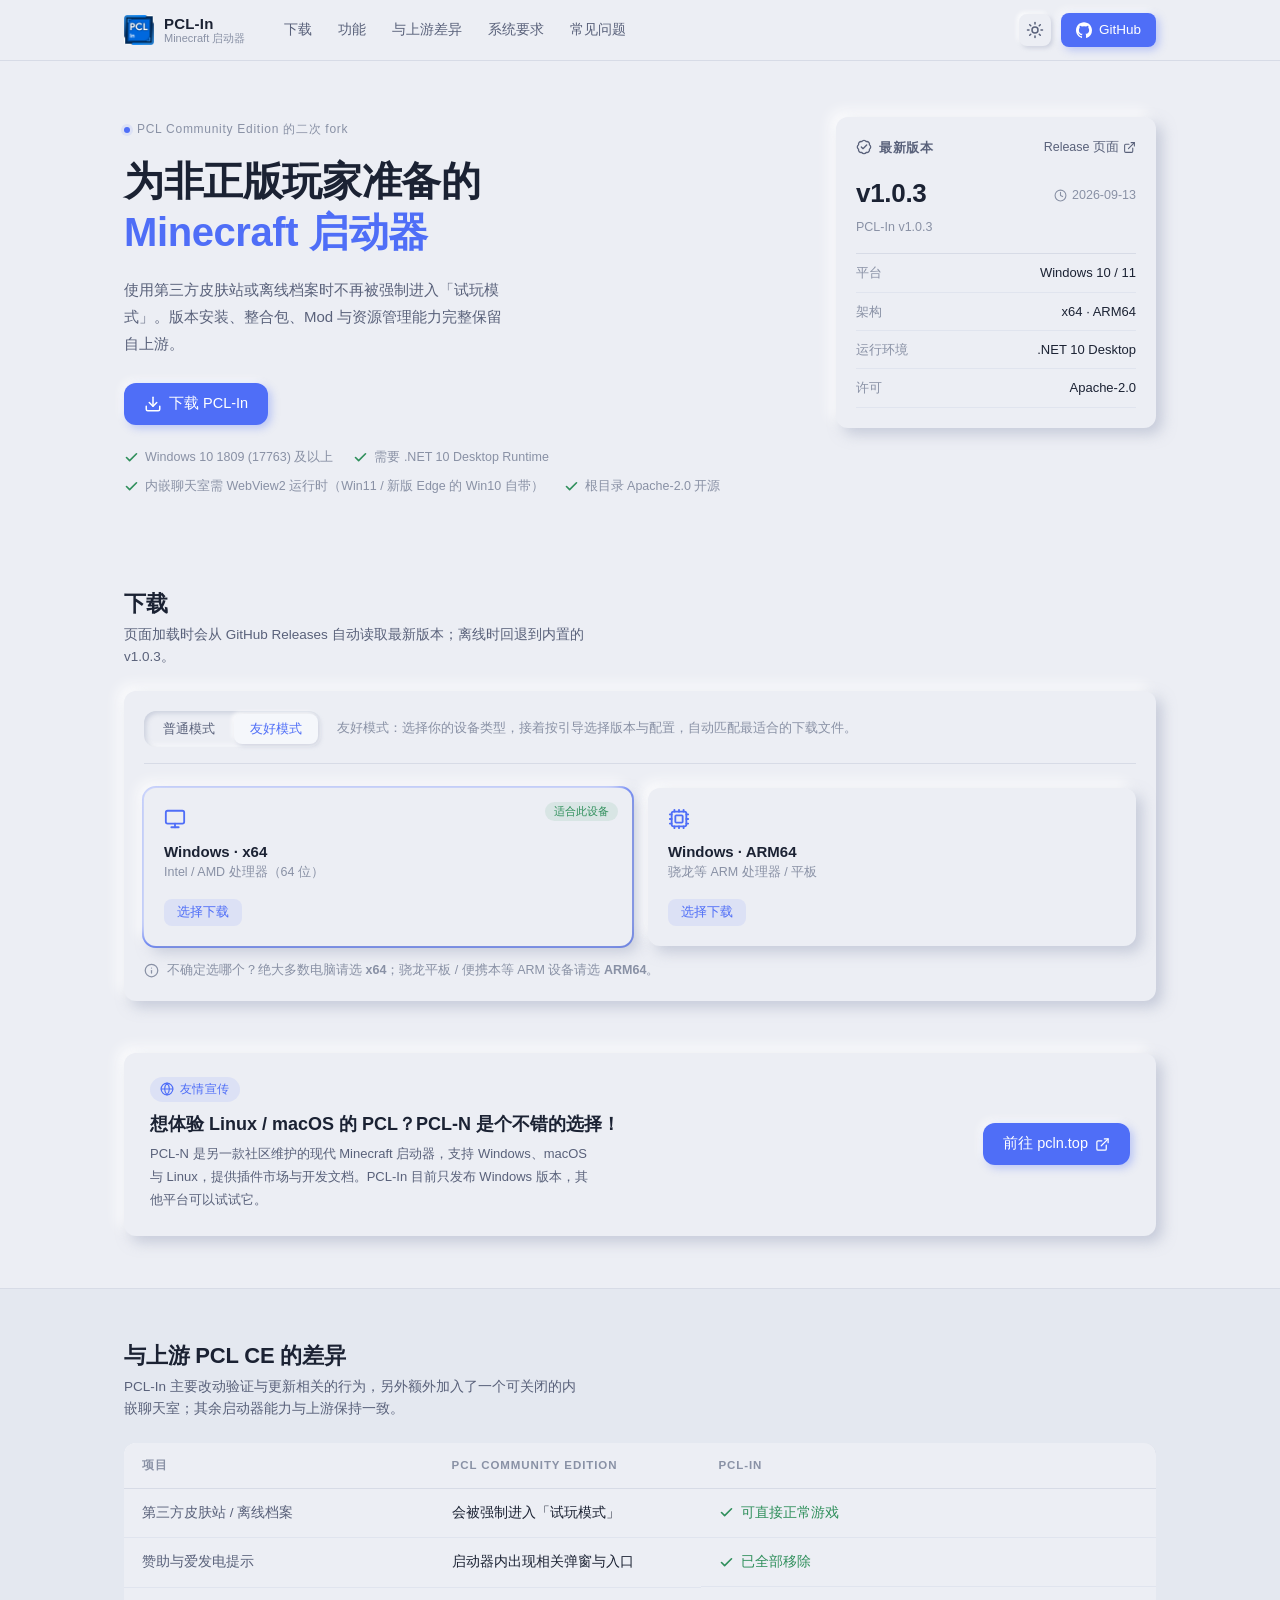
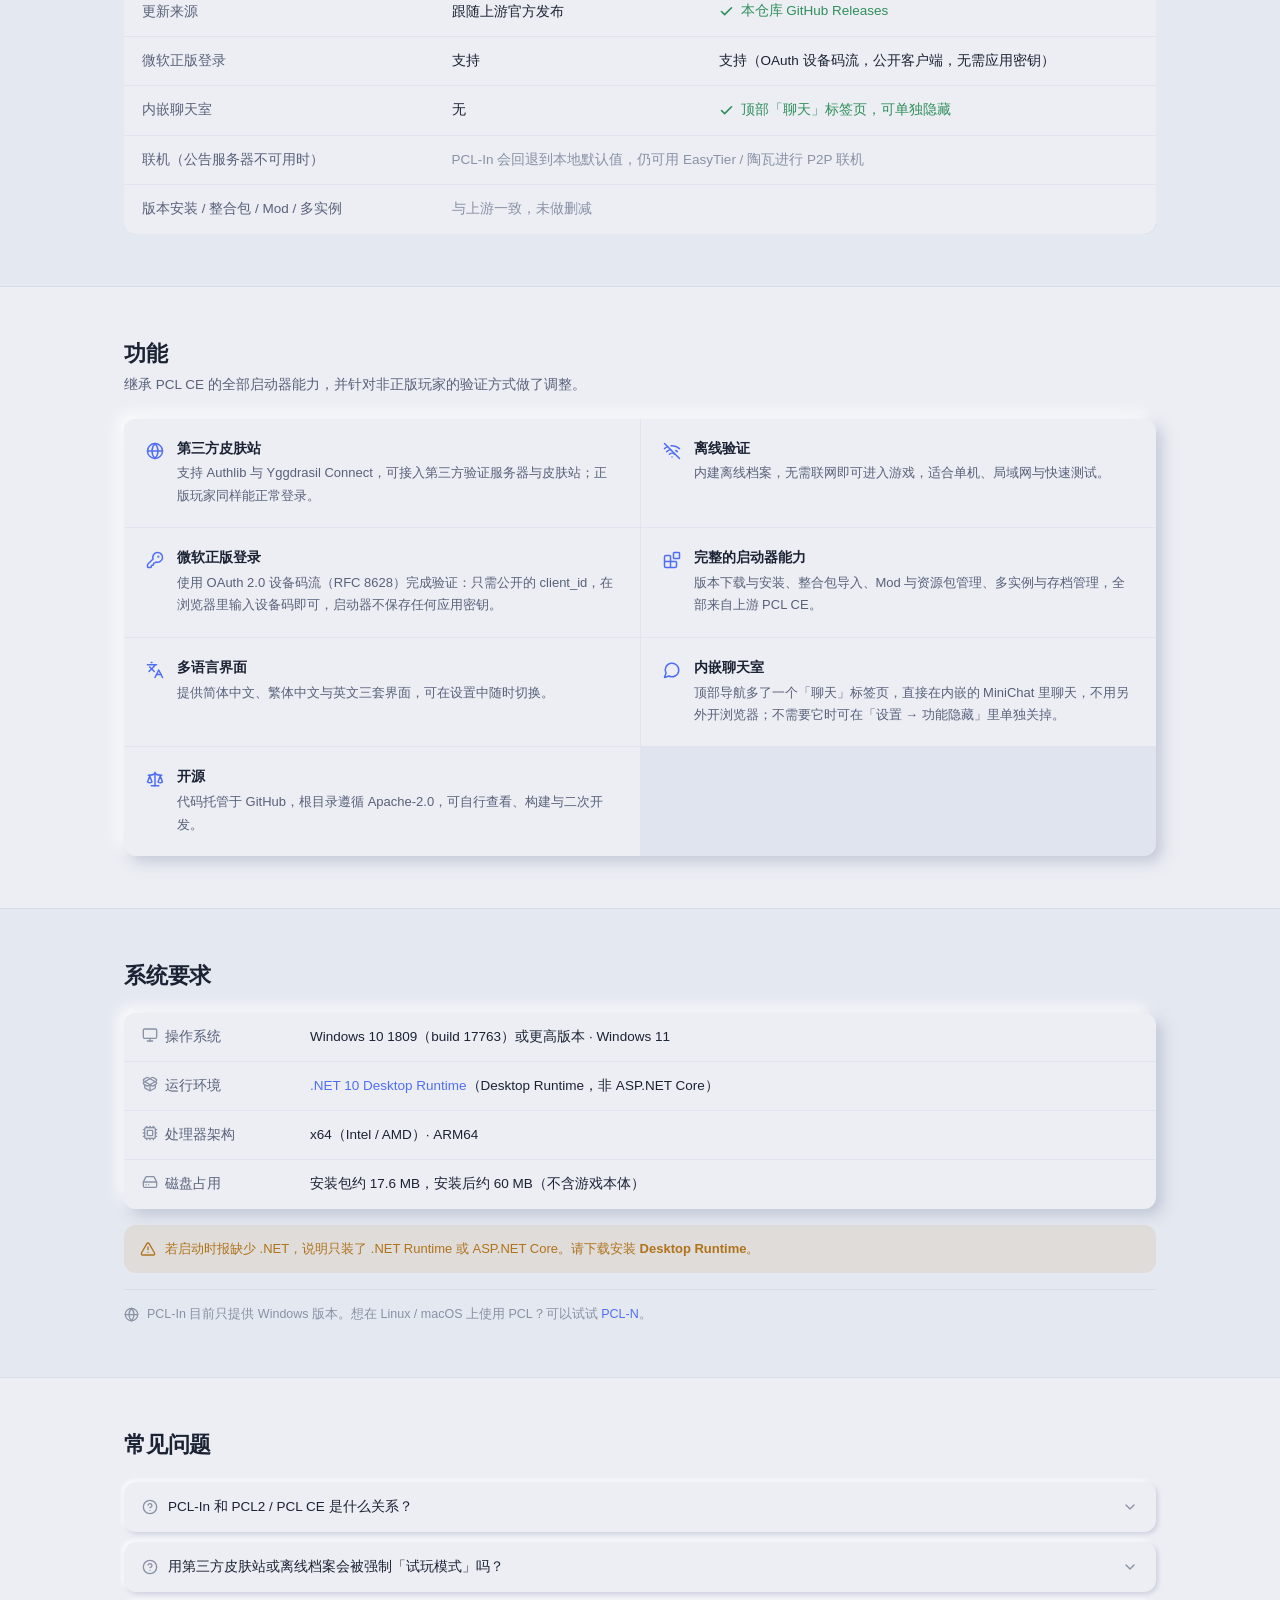
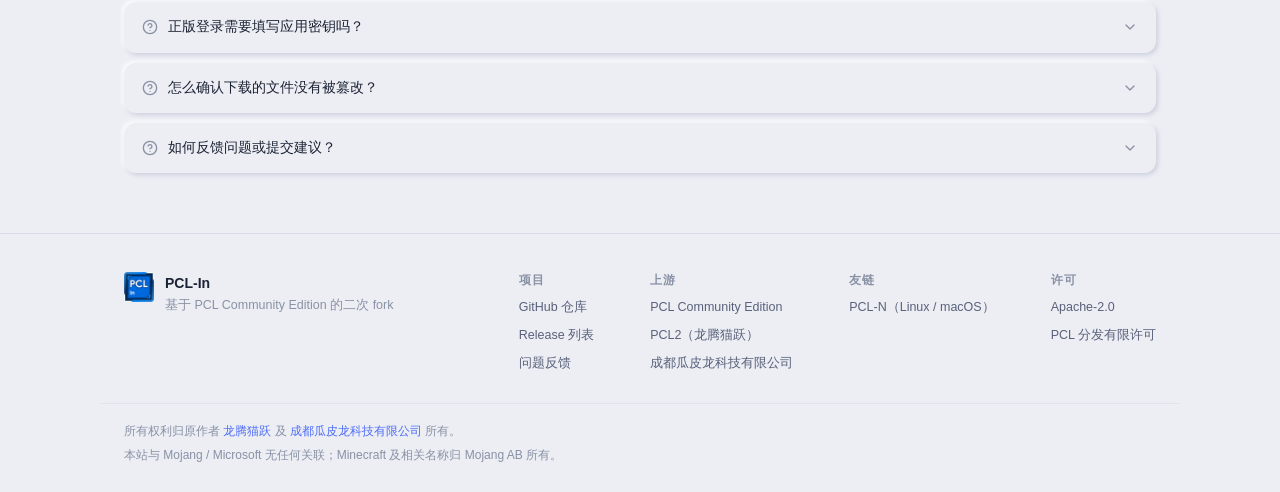
<file: index.html>
<!DOCTYPE html>
<html lang="zh-CN" data-theme="light">
<head>
  <meta charset="UTF-8" />
  <meta name="viewport" content="width=device-width, initial-scale=1.0" />
  <title>PCL-In — 为非正版玩家准备的 Minecraft 启动器｜离线登录 · 第三方皮肤站 · 基于 PCL CE</title>
  <meta name="description" content="PCL-In 是基于 PCL CE 的 Minecraft 启动器：用第三方皮肤站（Authlib / Yggdrasil Connect）或离线档案时不再被强制进入试玩模式，移除全部赞助提示，改用仓库自己的更新机制。Windows 10 1809+，提供 x64 / ARM64 安装包与 SHA256、GPG 签名。" />
  <meta name="color-scheme" content="light dark" />

  <!-- ================= SEO ================= -->
  <link rel="canonical" href="https://pclin.astras.cc/" />
  <meta name="keywords" content="PCL-In,PCL CE,PCL2,Minecraft 启动器,我的世界启动器,离线登录,第三方皮肤站,Authlib,Yggdrasil Connect,微软登录,正版登录,非正版,联机,开源启动器,Windows 启动器" />
  <meta name="application-name" content="PCL-In" />
  <meta name="robots" content="index, follow, max-image-preview:large" />
  <meta name="theme-color" content="#0b5bcb" />

  <!-- 微软 / Bing 生态 -->
  <meta name="msapplication-TileColor" content="#0b5bcb" />
  <meta name="msapplication-square150x150logo" content="https://pclin.astras.cc/assets/img/logo.png" />
  <!-- Bing 网站管理员工具（Webmaster Tools）验证：把后台给的验证码填进下面这行并取消注释即可，
       验证后可在后台提交 sitemap、看 IndexNow 收录报表。
       <meta name="msvalidate.01" content="在这里粘贴验证码" /> -->

  <!-- 分享卡片 -->
  <meta property="og:type" content="website" />
  <meta property="og:site_name" content="PCL-In" />
  <meta property="og:locale" content="zh_CN" />
  <meta property="og:url" content="https://pclin.astras.cc/" />
  <meta property="og:title" content="PCL-In — 为非正版玩家准备的 Minecraft 启动器｜离线登录 · 第三方皮肤站 · 基于 PCL CE" />
  <meta property="og:description" content="PCL-In 是基于 PCL CE 的 Minecraft 启动器：用第三方皮肤站（Authlib / Yggdrasil Connect）或离线档案时不再被强制进入试玩模式，移除全部赞助提示，改用仓库自己的更新机制。Windows 10 1809+，提供 x64 / ARM64 安装包与 SHA256、GPG 签名。" />
  <meta property="og:image" content="https://pclin.astras.cc/assets/img/logo.png" />
  <meta name="twitter:card" content="summary_large_image" />
  <meta name="twitter:title" content="PCL-In — 为非正版玩家准备的 Minecraft 启动器｜离线登录 · 第三方皮肤站 · 基于 PCL CE" />
  <meta name="twitter:description" content="PCL-In 是基于 PCL CE 的 Minecraft 启动器：用第三方皮肤站（Authlib / Yggdrasil Connect）或离线档案时不再被强制进入试玩模式，移除全部赞助提示，改用仓库自己的更新机制。Windows 10 1809+，提供 x64 / ARM64 安装包与 SHA256、GPG 签名。" />
  <meta name="twitter:image" content="https://pclin.astras.cc/assets/img/logo.png" />

  <!-- 预连接：页面用 GitHub Releases API 取版本，并从 GitHub / ghproxy 下载 -->
  <link rel="preconnect" href="https://api.github.com" />
  <link rel="preconnect" href="https://github.com" />
  <link rel="dns-prefetch" href="https://ghproxy.net" />

  <!-- 结构化数据：WebSite / Organization / SoftwareApplication / FAQPage。
       软件版本号由 assets/js/app.js 在取到 Release 后同步更新。 -->
  <script type="application/ld+json" data-pclin="ld">{"@context":"https://schema.org","@graph":[{"@type":"WebSite","@id":"https://pclin.astras.cc/#website","url":"https://pclin.astras.cc/","name":"PCL-In","alternateName":"PCL-In 下载站","description":"PCL-In 是基于 PCL CE 的 Minecraft 启动器：用第三方皮肤站（Authlib / Yggdrasil Connect）或离线档案时不再被强制进入试玩模式，移除全部赞助提示，改用仓库自己的更新机制。Windows 10 1809+，提供 x64 / ARM64 安装包与 SHA256、GPG 签名。","inLanguage":"zh-CN","publisher":{"@id":"https://pclin.astras.cc/#org"}},{"@type":"Organization","@id":"https://pclin.astras.cc/#org","name":"PCL-In","url":"https://github.com/PCL-In/desktop","logo":{"@type":"ImageObject","url":"https://pclin.astras.cc/assets/img/logo.png"},"sameAs":["https://github.com/PCL-In/desktop","https://github.com/PCL-In/website"]},{"@type":"SoftwareApplication","@id":"https://pclin.astras.cc/#app","name":"PCL-In","alternateName":"PCL-In 启动器","applicationCategory":"GameApplication","applicationSubCategory":"Minecraft 启动器","operatingSystem":"Windows 10 1809 (17763) 或更高版本 · Windows 11","softwareVersion":"1.0.3","softwareHelp":"https://github.com/PCL-In/desktop#readme","downloadUrl":"https://github.com/PCL-In/desktop/releases/latest","releaseNotes":"https://github.com/PCL-In/desktop/releases","license":"https://www.apache.org/licenses/LICENSE-2.0","inLanguage":"zh-CN","isAccessibleForFree":true,"offers":{"@type":"Offer","price":"0","priceCurrency":"CNY"},"publisher":{"@id":"https://pclin.astras.cc/#org"}},{"@type":"FAQPage","@id":"https://pclin.astras.cc/#faq","inLanguage":"zh-CN","mainEntity":[{"@type":"Question","name":"PCL-In 和 PCL2 / PCL CE 是什么关系？","acceptedAnswer":{"@type":"Answer","text":"PCL-In 是基于 PCL Community Edition (PCL CE) 的二次 fork，由本仓库独立开发与维护；上游 PCL CE 又源自 PCL2。"}},{"@type":"Question","name":"用第三方皮肤站或离线档案会被强制「试玩模式」吗？","acceptedAnswer":{"@type":"Answer","text":"不会。这是 PCL-In 相对上游最核心的改动：使用第三方皮肤站（Authlib / Yggdrasil Connect）或离线档案时，不再被强制进入试玩模式，可直接正常游戏。"}},{"@type":"Question","name":"正版登录需要填写应用密钥吗？","acceptedAnswer":{"@type":"Answer","text":"不需要。微软登录采用 OAuth 2.0 设备码流（RFC 8628），属于公开客户端，只需要一个公开的 client_id：启动器显示一个设备码，你在浏览器中登录并授权即可，程序内不保存任何 secret。"}},{"@type":"Question","name":"怎么确认下载的文件没有被篡改？","acceptedAnswer":{"@type":"Answer","text":"在下载目录打开终端执行 certutil -hashfile PCL-In-x64.exe SHA256，把结果与下载页「SHA256」按钮复制到的哈希值比对；也可以导入仓库中的 GPG 公钥后校验 .asc 签名。"}},{"@type":"Question","name":"如何反馈问题或提交建议？","acceptedAnswer":{"@type":"Answer","text":"请前往 GitHub Issues 提交，附上启动器日志（设置 → 日志）与复现步骤会更快得到处理。"}}]}]}</script>
  <link rel="icon" type="image/png" sizes="32x32" href="assets/img/favicon-32.png" />
  <link rel="icon" type="image/png" sizes="256x256" href="assets/img/logo.png" />
  <link rel="apple-touch-icon" sizes="180x180" href="assets/img/apple-touch-icon.png" />
  <script>
    (function () {
      var t = null;
      try { t = localStorage.getItem("pclinTheme"); } catch (e) {}
      if (t !== "light" && t !== "dark") {
        t = (window.matchMedia && window.matchMedia("(prefers-color-scheme: dark)").matches) ? "dark" : "light";
      }
      document.documentElement.setAttribute("data-theme", t);
    })();
  </script>
  <link rel="stylesheet" href="assets/css/style.css" />
</head>
<body>

<!-- 图标：Lucide (https://lucide.dev，ISC 许可)。内联为 SVG sprite，无外部依赖。 -->
<svg class="sprite" xmlns="http://www.w3.org/2000/svg" aria-hidden="true" focusable="false">
  <symbol id="i-download" viewBox="0 0 24 24"><path d="M12 15V3"/><path d="M21 15v4a2 2 0 0 1-2 2H5a2 2 0 0 1-2-2v-4"/><path d="m7 10 5 5 5-5"/></symbol>
  <symbol id="i-message" viewBox="0 0 24 24"><path d="M7.9 20A9 9 0 1 0 4 16.1L2 22Z"/></symbol>
  <symbol id="i-cpu" viewBox="0 0 24 24"><path d="M12 20v2"/><path d="M12 2v2"/><path d="M17 20v2"/><path d="M17 2v2"/><path d="M2 12h2"/><path d="M2 17h2"/><path d="M2 7h2"/><path d="M20 12h2"/><path d="M20 17h2"/><path d="M20 7h2"/><path d="M7 20v2"/><path d="M7 2v2"/><rect x="4" y="4" width="16" height="16" rx="2"/><rect x="8" y="8" width="8" height="8" rx="1"/></symbol>
  <symbol id="i-monitor" viewBox="0 0 24 24"><rect width="20" height="14" x="2" y="3" rx="2"/><line x1="8" x2="16" y1="21" y2="21"/><line x1="12" x2="12" y1="17" y2="21"/></symbol>
  <symbol id="i-shield-check" viewBox="0 0 24 24"><path d="M20 13c0 5-3.5 7.5-7.66 8.95a1 1 0 0 1-.67-.01C7.5 20.5 4 18 4 13V6a1 1 0 0 1 1-1c2 0 4.5-1.2 6.24-2.72a1.17 1.17 0 0 1 1.52 0C14.51 3.81 17 5 19 5a1 1 0 0 1 1 1z"/><path d="m9 12 2 2 4-4"/></symbol>
  <symbol id="i-lock-open" viewBox="0 0 24 24"><rect width="18" height="11" x="3" y="11" rx="2" ry="2"/><path d="M7 11V7a5 5 0 0 1 9.9-1"/></symbol>
  <symbol id="i-badge-check" viewBox="0 0 24 24"><path d="M3.85 8.62a4 4 0 0 1 4.78-4.77 4 4 0 0 1 6.74 0 4 4 0 0 1 4.78 4.78 4 4 0 0 1 0 6.74 4 4 0 0 1-4.77 4.78 4 4 0 0 1-6.75 0 4 4 0 0 1-4.78-4.77 4 4 0 0 1 0-6.76Z"/><path d="m16 9-5.5 5.5L8 12"/></symbol>
  <symbol id="i-refresh-cw" viewBox="0 0 24 24"><path d="M3 12a9 9 0 0 1 9-9 9.75 9.75 0 0 1 6.74 2.74L21 8"/><path d="M21 3v5h-5"/><path d="M21 12a9 9 0 0 1-9 9 9.75 9.75 0 0 1-6.74-2.74L3 16"/><path d="M8 16H3v5"/></symbol>
  <symbol id="i-languages" viewBox="0 0 24 24"><path d="m5 8 6 6"/><path d="m4 14 6-6 2-3"/><path d="M2 5h12"/><path d="M7 2h1"/><path d="m22 22-5-10-5 10"/><path d="M14 18h6"/></symbol>
  <symbol id="i-box" viewBox="0 0 24 24"><path d="M21 8a2 2 0 0 0-1-1.73l-7-4a2 2 0 0 0-2 0l-7 4A2 2 0 0 0 3 8v8a2 2 0 0 0 1 1.73l7 4a2 2 0 0 0 2 0l7-4A2 2 0 0 0 21 16Z"/><path d="m3.3 7 8.7 5 8.7-5"/><path d="M12 22V12"/></symbol>
  <symbol id="i-github" viewBox="0 0 24 24"><path d="M12 .5C5.37.5 0 5.87 0 12.5c0 5.3 3.44 9.8 8.21 11.39.6.11.82-.26.82-.58v-2.03c-3.34.73-4.04-1.61-4.04-1.61-.55-1.39-1.34-1.76-1.34-1.76-1.09-.75.08-.73.08-.73 1.21.08 1.85 1.24 1.85 1.24 1.07 1.84 2.81 1.31 3.5 1 .11-.78.42-1.31.76-1.61-2.67-.3-5.47-1.33-5.47-5.93 0-1.31.47-2.38 1.24-3.22-.12-.3-.54-1.52.12-3.18 0 0 1.01-.32 3.3 1.23a11.5 11.5 0 0 1 6 0c2.29-1.55 3.3-1.23 3.3-1.23.66 1.66.24 2.88.12 3.18.77.84 1.24 1.91 1.24 3.22 0 4.61-2.8 5.63-5.48 5.92.43.37.81 1.1.81 2.22v3.29c0 .32.22.7.83.58A12.01 12.01 0 0 0 24 12.5C24 5.87 18.63.5 12 .5z"/></symbol>
  <symbol id="i-sun" viewBox="0 0 24 24"><circle cx="12" cy="12" r="4"/><path d="M12 2v2"/><path d="M12 20v2"/><path d="m4.93 4.93 1.41 1.41"/><path d="m17.66 17.66 1.41 1.41"/><path d="M2 12h2"/><path d="M20 12h2"/><path d="m6.34 17.66-1.41 1.41"/><path d="m19.07 4.93-1.41 1.41"/></symbol>
  <symbol id="i-moon" viewBox="0 0 24 24"><path d="M20.985 12.486a9 9 0 1 1-9.473-9.472c.405-.022.617.46.402.803a6 6 0 0 0 8.268 8.268c.344-.215.825-.004.803.401"/></symbol>
  <symbol id="i-check" viewBox="0 0 24 24"><path d="M20 6 9 17l-5-5"/></symbol>
  <symbol id="i-copy" viewBox="0 0 24 24"><rect width="14" height="14" x="8" y="8" rx="2" ry="2"/><path d="M4 16c-1.1 0-2-.9-2-2V4c0-1.1.9-2 2-2h10c1.1 0 2 .9 2 2"/></symbol>
  <symbol id="i-external-link" viewBox="0 0 24 24"><path d="M15 3h6v6"/><path d="M10 14 21 3"/><path d="M18 13v6a2 2 0 0 1-2 2H5a2 2 0 0 1-2-2V8a2 2 0 0 1 2-2h6"/></symbol>
  <symbol id="i-terminal" viewBox="0 0 24 24"><path d="M12 19h8"/><path d="m4 17 6-6-6-6"/></symbol>
  <symbol id="i-info" viewBox="0 0 24 24"><circle cx="12" cy="12" r="10"/><path d="M12 16v-4"/><path d="M12 8h.01"/></symbol>
  <symbol id="i-chevron-down" viewBox="0 0 24 24"><path d="m6 9 6 6 6-6"/></symbol>
  <symbol id="i-x" viewBox="0 0 24 24"><path d="M18 6 6 18"/><path d="m6 6 12 12"/></symbol>
  <symbol id="i-circle-help" viewBox="0 0 24 24"><circle cx="12" cy="12" r="10"/><path d="M9.09 9a3 3 0 0 1 5.83 1c0 2-3 3-3 3"/><path d="M12 17h.01"/></symbol>
  <symbol id="i-hard-drive" viewBox="0 0 24 24"><path d="M10 16h.01"/><path d="M2.212 11.577a2 2 0 0 0-.212.896V18a2 2 0 0 0 2 2h16a2 2 0 0 0 2-2v-5.527a2 2 0 0 0-.212-.896L18.55 5.11A2 2 0 0 0 16.76 4H7.24a2 2 0 0 0-1.79 1.11z"/><path d="M21.946 12.013H2.054"/><path d="M6 16h.01"/></symbol>
  <symbol id="i-blocks" viewBox="0 0 24 24"><path d="M10 22V7a1 1 0 0 0-1-1H4a2 2 0 0 0-2 2v12a2 2 0 0 0 2 2h12a2 2 0 0 0 2-2v-5a1 1 0 0 0-1-1H2"/><rect x="14" y="2" width="8" height="8" rx="1"/></symbol>
  <symbol id="i-scale" viewBox="0 0 24 24"><path d="M12 3v18"/><path d="m19 8 3 8a5 5 0 0 1-6 0zV7"/><path d="M3 7h1a17 17 0 0 0 8-2 17 17 0 0 0 8 2h1"/><path d="m5 8 3 8a5 5 0 0 1-6 0zV7"/><path d="M7 21h10"/></symbol>
  <symbol id="i-gamepad-2" viewBox="0 0 24 24"><line x1="6" x2="10" y1="11" y2="11"/><line x1="8" x2="8" y1="9" y2="13"/><line x1="15" x2="15.01" y1="12" y2="12"/><line x1="18" x2="18.01" y1="10" y2="10"/><path d="M17.32 5H6.68a4 4 0 0 0-3.978 3.59c-.006.052-.01.101-.017.152C2.604 9.416 2 14.456 2 16a3 3 0 0 0 3 3c1 0 1.5-.5 2-1l1.414-1.414A2 2 0 0 1 9.828 16h4.344a2 2 0 0 1 1.414.586L17 18c.5.5 1 1 2 1a3 3 0 0 0 3-3c0-1.545-.604-6.584-.685-7.258-.007-.05-.011-.1-.017-.151A4 4 0 0 0 17.32 5z"/></symbol>
  <symbol id="i-package-open" viewBox="0 0 24 24"><path d="M12 22v-9"/><path d="M15.17 2.21a1.67 1.67 0 0 1 1.63 0L21 4.57a1.93 1.93 0 0 1 0 3.36L8.82 14.79a1.655 1.655 0 0 1-1.64 0L3 12.43a1.93 1.93 0 0 1 0-3.36z"/><path d="M20 13v3.87a2.06 2.06 0 0 1-1.11 1.83l-6 3.08a1.93 1.93 0 0 1-1.78 0l-6-3.08A2.06 2.06 0 0 1 4 16.87V13"/><path d="M21 12.43a1.93 1.93 0 0 0 0-3.36L8.83 2.2a1.64 1.64 0 0 0-1.63 0L3 4.57a1.93 1.93 0 0 0 0 3.36l12.18 6.86a1.636 1.636 0 0 0 1.63 0z"/></symbol>
  <symbol id="i-key-round" viewBox="0 0 24 24"><path d="M2.586 17.414A2 2 0 0 0 2 18.828V21a1 1 0 0 0 1 1h3a1 1 0 0 0 1-1v-1a1 1 0 0 1 1-1h1a1 1 0 0 0 1-1v-1a1 1 0 0 1 1-1h.172a2 2 0 0 0 1.414-.586l.814-.814a6.5 6.5 0 1 0-4-4z"/><circle cx="16.5" cy="7.5" r=".5" fill="currentColor"/></symbol>
  <symbol id="i-wifi-off" viewBox="0 0 24 24"><path d="M12 20h.01"/><path d="M8.5 16.429a5 5 0 0 1 7 0"/><path d="M5 12.859a10 10 0 0 1 5.17-2.69"/><path d="M19 12.859a10 10 0 0 0-2.007-1.523"/><path d="M2 8.82a15 15 0 0 1 4.177-2.643"/><path d="M22 8.82a15 15 0 0 0-11.288-3.764"/><path d="m2 2 20 20"/></symbol>
  <symbol id="i-globe" viewBox="0 0 24 24"><circle cx="12" cy="12" r="10"/><path d="M12 2a14.5 14.5 0 0 0 0 20 14.5 14.5 0 0 0 0-20"/><path d="M2 12h20"/></symbol>
  <symbol id="i-file-check" viewBox="0 0 24 24"><path d="M6 22a2 2 0 0 1-2-2V4a2 2 0 0 1 2-2h8a2.4 2.4 0 0 1 1.704.706l3.588 3.588A2.4 2.4 0 0 1 20 8v12a2 2 0 0 1-2 2z"/><path d="M14 2v5a1 1 0 0 0 1 1h5"/><path d="m9 15 2 2 4-4"/></symbol>
  <symbol id="i-arrow-down-to-line" viewBox="0 0 24 24"><path d="M12 17V3"/><path d="m6 11 6 6 6-6"/><path d="M19 21H5"/></symbol>
  <symbol id="i-triangle-alert" viewBox="0 0 24 24"><path d="m21.73 18-8-14a2 2 0 0 0-3.48 0l-8 14A2 2 0 0 0 4 21h16a2 2 0 0 0 1.73-3"/><path d="M12 9v4"/><path d="M12 17h.01"/></symbol>
  <symbol id="i-clock" viewBox="0 0 24 24"><circle cx="12" cy="12" r="10"/><path d="M12 6v6l4 2"/></symbol>
</svg>

<header class="topbar" id="topbar">
  <div class="wrap topbar-in">
    <a class="brand" href="#top">
      <img class="brand-img" src="assets/img/logo.png" alt="PCL-In" width="30" height="30" />
      <span class="brand-txt"><b>PCL-In</b><i>Minecraft 启动器</i></span>
    </a>
    <nav class="topnav">
      <a href="#download">下载</a>
      <a href="#features">功能</a>
      <a href="#compare">与上游差异</a>
      <a href="#requirements">系统要求</a>
      <a href="#faq">常见问题</a>
    </nav>
    <div class="topbar-act">
      <button class="iconbtn" id="theme-toggle" type="button" aria-label="切换明暗主题" title="切换明暗主题">
        <svg class="ico ico-sun" width="18" height="18"><use href="#i-sun"/></svg>
        <svg class="ico ico-moon" width="18" height="18"><use href="#i-moon"/></svg>
      </button>
      <a class="btn btn-primary" href="https://github.com/PCL-In/desktop" target="_blank" rel="noopener">
        <svg class="ico ico--fill" width="16" height="16"><use href="#i-github"/></svg>GitHub
      </a>
    </div>
  </div>
</header>

<main id="top">
  <section class="hero">
    <div class="wrap hero-in">
      <div class="hero-copy">
        <p class="eyebrow">PCL Community Edition 的二次 fork</p>
        <h1>为非正版玩家准备的<br><span class="hl">Minecraft 启动器</span></h1>
        <p class="lede">使用第三方皮肤站或离线档案时不再被强制进入「试玩模式」。版本安装、整合包、Mod 与资源管理能力完整保留自上游。</p>
        <div class="hero-btns">
          <a class="btn btn-primary btn-lg" href="#download">
            <svg class="ico" width="18" height="18"><use href="#i-download"/></svg>下载 PCL-In
          </a>
        </div>
        <ul class="facts">
          <li><svg class="ico" width="15" height="15"><use href="#i-check"/></svg>Windows 10 1809 (17763) 及以上</li>
          <li><svg class="ico" width="15" height="15"><use href="#i-check"/></svg>需要 .NET 10 Desktop Runtime</li>
            <li><svg class="ico" width="15" height="15"><use href="#i-check"/></svg>内嵌聊天室需 WebView2 运行时（Win11 / 新版 Edge 的 Win10 自带）</li>
          <li><svg class="ico" width="15" height="15"><use href="#i-check"/></svg>根目录 Apache-2.0 开源</li>
        </ul>
      </div>

      <aside class="panel release-panel" aria-label="最新版本">
        <div class="panel-head">
          <h2 class="panel-title"><svg class="ico" width="16" height="16"><use href="#i-badge-check"/></svg>最新版本</h2>
          <a class="link-sm" id="release-link" href="https://github.com/PCL-In/desktop/releases/tag/v1.0.3" target="_blank" rel="noopener">Release 页面<svg class="ico" width="13" height="13"><use href="#i-external-link"/></svg></a>
        </div>
        <div class="rel-ver-row">
          <span class="rel-ver" id="hero-version">v1.0.3</span>
          <span class="rel-date"><svg class="ico" width="13" height="13"><use href="#i-clock"/></svg><span id="hero-updated">2026-09-06</span></span>
        </div>
        <p class="rel-name" id="release-name">PCL-In v1.0.3</p>
        <dl class="kv">
          <div><dt>平台</dt><dd>Windows 10 / 11</dd></div>
          <div><dt>架构</dt><dd>x64 &middot; ARM64</dd></div>
          <div><dt>运行环境</dt><dd>.NET 10 Desktop</dd></div>
          <div><dt>许可</dt><dd>Apache-2.0</dd></div>
        </dl>
      </aside>
    </div>
  </section>

  <section class="sec" id="download">
    <div class="wrap">
      <header class="sec-head">
        <h2>下载</h2>
        <p>页面加载时会从 GitHub Releases 自动读取最新版本；离线时回退到内置的 v1.0.3。</p>
      </header>

      <div class="panel">
        <div class="dl-toolbar">
          <div class="segmented" id="mode-toggle" role="tablist" aria-label="下载模式">
            <button class="mode-btn" type="button" role="tab" data-mode="normal" aria-selected="false">普通模式</button>
            <button class="mode-btn active" type="button" role="tab" data-mode="friendly" aria-selected="true">友好模式</button>
          </div>
          <p class="mode-hint" id="mode-hint">友好模式：选择你的设备类型，接着按引导选择版本与配置，自动匹配最适合的下载文件。</p>
        </div>

        <p class="proxy-hint" id="proxy-hint" hidden><svg class="ico" width="14" height="14"><use href="#i-info"/></svg><span>已启用 <strong>ghproxy.net</strong> 代理：下载链接会经第三方服务转发，文件内容不变，建议仍按 SHA256 校验。</span></p>

        <div id="view-normal" hidden>
          <div class="dlrow dlrow--head">
            <div class="c-file">文件</div>
            <div class="c-size">大小</div>
            <div class="c-check">校验</div>
            <div class="c-act">下载</div>
          </div>

          <div class="dlrow dl-card" data-arch="x64">
            <div class="c-file">
              <svg class="ico c-file-ico" width="16" height="16"><use href="#i-box"/></svg>
              <span class="c-file-txt"><code>PCL-In-x64.exe</code><small>Intel / AMD 64 位</small></span>
            </div>
            <div class="c-size"><span id="size-x64">17.79 MB</span></div>
            <div class="c-check">
              <button class="linkbtn" type="button" data-copy="917e3c9fba8a044e1c50226c62ea299b13d8dfa22dc5e418eb6a90e85e2bc7c1"><svg class="ico" width="13" height="13"><use href="#i-copy"/></svg>SHA256</button>
              <a class="linkbtn" id="sig-x64" href="https://github.com/PCL-In/desktop/releases/download/v1.0.3/PCL-In-x64.exe.asc" target="_blank" rel="noopener">GPG 签名</a>
            </div>
            <div class="c-act">
              <button class="proxy-btn" type="button" data-proxy-toggle aria-pressed="false" title="通过 ghproxy.net 代理下载"><svg class="ico" width="13" height="13"><use href="#i-globe"/></svg>代理</button>
              <a class="btn btn-primary btn-sm" id="dl-x64" href="https://github.com/PCL-In/desktop/releases/download/v1.0.3/PCL-In-x64.exe" target="_blank" rel="noopener"><svg class="ico" width="15" height="15"><use href="#i-download"/></svg>下载</a>
            </div>
          </div>

          <div class="dlrow dl-card" data-arch="arm64">
            <div class="c-file">
              <svg class="ico c-file-ico" width="16" height="16"><use href="#i-box"/></svg>
              <span class="c-file-txt"><code>PCL-In-arm64.exe</code><small>骁龙等 ARM 设备</small></span>
            </div>
            <div class="c-size"><span id="size-arm64">17.56 MB</span></div>
            <div class="c-check">
              <button class="linkbtn" type="button" data-copy="ba3ea7acb07865670a3bf3cafc94a172abb34107f0a8ebdf641d436f4c54f944"><svg class="ico" width="13" height="13"><use href="#i-copy"/></svg>SHA256</button>
              <a class="linkbtn" id="sig-arm64" href="https://github.com/PCL-In/desktop/releases/download/v1.0.3/PCL-In-arm64.exe.asc" target="_blank" rel="noopener">GPG 签名</a>
            </div>
            <div class="c-act">
              <button class="proxy-btn" type="button" data-proxy-toggle aria-pressed="false" title="通过 ghproxy.net 代理下载"><svg class="ico" width="13" height="13"><use href="#i-globe"/></svg>代理</button>
              <a class="btn btn-primary btn-sm" id="dl-arm64" href="https://github.com/PCL-In/desktop/releases/download/v1.0.3/PCL-In-arm64.exe" target="_blank" rel="noopener"><svg class="ico" width="15" height="15"><use href="#i-download"/></svg>下载</a>
            </div>
          </div>

          <p class="note"><svg class="ico" width="15" height="15"><use href="#i-info"/></svg><span>需要 <a href="https://get.dot.net/10" target="_blank" rel="noopener">.NET 10 Desktop Runtime</a>。校验方式：<code>certutil -hashfile PCL-In-x64.exe SHA256</code>。历史版本见 <a href="https://github.com/PCL-In/desktop/releases" target="_blank" rel="noopener">Releases</a>。</span></p>
        </div>

        <div id="view-friendly" hidden>
          <div class="platform-grid" id="platform-grid">
            <button class="platform-card" type="button" data-arch="x64">
              <span class="platform-badge" data-badge hidden></span>
              <span class="platform-card-icon"><svg class="ico" width="22" height="22"><use href="#i-monitor"/></svg></span>
              <span class="platform-card-name">Windows &middot; x64</span>
              <span class="platform-card-desc">Intel / AMD 处理器（64 位）</span>
              <span class="platform-card-btn">选择下载</span>
            </button>

            <button class="platform-card" type="button" data-arch="arm64">
              <span class="platform-badge" data-badge hidden></span>
              <span class="platform-card-icon"><svg class="ico" width="22" height="22"><use href="#i-cpu"/></svg></span>
              <span class="platform-card-name">Windows &middot; ARM64</span>
              <span class="platform-card-desc">骁龙等 ARM 处理器 / 平板</span>
              <span class="platform-card-btn">选择下载</span>
            </button>
          </div>
          <p class="platform-tip"><svg class="ico" width="15" height="15"><use href="#i-info"/></svg><span>不确定选哪个？绝大多数电脑请选 <strong>x64</strong>；骁龙平板 / 便携本等 ARM 设备请选 <strong>ARM64</strong>。</span></p>
        </div>
      </div>
    </div>
  </section>

  <section class="sec sec-promo">
    <div class="wrap">
      <div class="promo">
        <div class="promo-main">
          <span class="promo-badge"><svg class="ico" width="14" height="14"><use href="#i-globe"/></svg>友情宣传</span>
          <h2 class="promo-title">想体验 Linux / macOS 的 PCL？PCL-N 是个不错的选择！</h2>
          <p>PCL-N 是另一款社区维护的现代 Minecraft 启动器，支持 Windows、macOS 与 Linux，提供插件市场与开发文档。PCL-In 目前只发布 Windows 版本，其他平台可以试试它。</p>
        </div>
        <a class="btn btn-primary btn-lg" href="https://pcln.top/" target="_blank" rel="noopener">前往 pcln.top<svg class="ico" width="15" height="15"><use href="#i-external-link"/></svg></a>
      </div>
    </div>
  </section>

  <section class="sec sec-band" id="compare">
    <div class="wrap">
      <header class="sec-head">
        <h2>与上游 PCL CE 的差异</h2>
        <p>PCL-In 主要改动验证与更新相关的行为，另外额外加入了一个可关闭的内嵌聊天室；其余启动器能力与上游保持一致。</p>
      </header>
      <div class="table-wrap">
        <table class="cmp">
          <thead>
            <tr><th scope="col">项目</th><th scope="col">PCL Community Edition</th><th scope="col">PCL-In</th></tr>
          </thead>
          <tbody>
            <tr>
              <th scope="row">第三方皮肤站 / 离线档案</th>
              <td>会被强制进入「试玩模式」</td>
              <td class="yes"><svg class="ico" width="15" height="15"><use href="#i-check"/></svg>可直接正常游戏</td>
            </tr>
            <tr>
              <th scope="row">赞助与爱发电提示</th>
              <td>启动器内出现相关弹窗与入口</td>
              <td class="yes"><svg class="ico" width="15" height="15"><use href="#i-check"/></svg>已全部移除</td>
            </tr>
            <tr>
              <th scope="row">更新来源</th>
              <td>跟随上游官方发布</td>
              <td class="yes"><svg class="ico" width="15" height="15"><use href="#i-check"/></svg>本仓库 GitHub Releases</td>
            </tr>
            <tr>
              <th scope="row">微软正版登录</th>
              <td>支持</td>
              <td>支持（OAuth 设备码流，公开客户端，无需应用密钥）</td>
            </tr>
            <tr>
              <th scope="row">内嵌聊天室</th>
              <td>无</td>
              <td class="yes"><svg class="ico" width="15" height="15"><use href="#i-check"/></svg>顶部「聊天」标签页，可单独隐藏</td>
            </tr>
            <tr>
              <th scope="row">联机（公告服务器不可用时）</th>
              <td colspan="2" class="span-note">PCL-In 会回退到本地默认值，仍可用 EasyTier / 陶瓦进行 P2P 联机</td>
            </tr>
            <tr>
              <th scope="row">版本安装 / 整合包 / Mod / 多实例</th>
              <td colspan="2" class="span-note">与上游一致，未做删减</td>
            </tr>
          </tbody>
        </table>
      </div>
    </div>
  </section>

  <section class="sec" id="features">
    <div class="wrap">
      <header class="sec-head">
        <h2>功能</h2>
        <p>继承 PCL CE 的全部启动器能力，并针对非正版玩家的验证方式做了调整。</p>
      </header>
      <div class="spec-grid">
        <div class="spec-item">
          <svg class="ico" width="18" height="18"><use href="#i-globe"/></svg>
          <div><h3>第三方皮肤站</h3><p>支持 Authlib 与 Yggdrasil Connect，可接入第三方验证服务器与皮肤站；正版玩家同样能正常登录。</p></div>
        </div>
        <div class="spec-item">
          <svg class="ico" width="18" height="18"><use href="#i-wifi-off"/></svg>
          <div><h3>离线验证</h3><p>内建离线档案，无需联网即可进入游戏，适合单机、局域网与快速测试。</p></div>
        </div>
        <div class="spec-item">
          <svg class="ico" width="18" height="18"><use href="#i-key-round"/></svg>
          <div><h3>微软正版登录</h3><p>使用 OAuth 2.0 设备码流（RFC 8628）完成验证：只需公开的 client_id，在浏览器里输入设备码即可，启动器不保存任何应用密钥。</p></div>
        </div>
        <div class="spec-item">
          <svg class="ico" width="18" height="18"><use href="#i-blocks"/></svg>
          <div><h3>完整的启动器能力</h3><p>版本下载与安装、整合包导入、Mod 与资源包管理、多实例与存档管理，全部来自上游 PCL CE。</p></div>
        </div>
        <div class="spec-item">
          <svg class="ico" width="18" height="18"><use href="#i-languages"/></svg>
          <div><h3>多语言界面</h3><p>提供简体中文、繁体中文与英文三套界面，可在设置中随时切换。</p></div>
        </div>
        <div class="spec-item">
          <svg class="ico" width="18" height="18"><use href="#i-message"/></svg>
          <div><h3>内嵌聊天室</h3><p>顶部导航多了一个「聊天」标签页，直接在内嵌的 MiniChat 里聊天，不用另外开浏览器；不需要它时可在「设置 → 功能隐藏」里单独关掉。</p></div>
        </div>
        <div class="spec-item">
          <svg class="ico" width="18" height="18"><use href="#i-scale"/></svg>
          <div><h3>开源</h3><p>代码托管于 GitHub，根目录遵循 Apache-2.0，可自行查看、构建与二次开发。</p></div>
        </div>
      </div>
    </div>
  </section>

  <section class="sec sec-band" id="requirements">
    <div class="wrap">
      <header class="sec-head">
        <h2>系统要求</h2>
      </header>
      <table class="kvt">
        <tbody>
          <tr><th scope="row"><svg class="ico" width="16" height="16"><use href="#i-monitor"/></svg>操作系统</th><td>Windows 10 1809（build 17763）或更高版本 &middot; Windows 11</td></tr>
          <tr><th scope="row"><svg class="ico" width="16" height="16"><use href="#i-package-open"/></svg>运行环境</th><td><a href="https://get.dot.net/10" target="_blank" rel="noopener">.NET 10 Desktop Runtime</a>（Desktop Runtime，非 ASP.NET Core）</td></tr>
          <tr><th scope="row"><svg class="ico" width="16" height="16"><use href="#i-cpu"/></svg>处理器架构</th><td>x64（Intel / AMD）&middot; ARM64</td></tr>
          <tr><th scope="row"><svg class="ico" width="16" height="16"><use href="#i-hard-drive"/></svg>磁盘占用</th><td>安装包约 17.6 MB，安装后约 60 MB（不含游戏本体）</td></tr>
        </tbody>
      </table>
      <p class="callout callout-warn"><svg class="ico" width="16" height="16"><use href="#i-triangle-alert"/></svg><span>若启动时报缺少 .NET，说明只装了 .NET Runtime 或 ASP.NET Core。请下载安装 <strong>Desktop Runtime</strong>。</span></p>
      <p class="note"><svg class="ico" width="15" height="15"><use href="#i-globe"/></svg><span>PCL-In 目前只提供 Windows 版本。想在 Linux / macOS 上使用 PCL？可以试试 <a href="https://pcln.top/" target="_blank" rel="noopener">PCL-N</a>。</span></p>
    </div>
  </section>

  <section class="sec" id="faq">
    <div class="wrap">
      <header class="sec-head">
        <h2>常见问题</h2>
      </header>
      <div class="faq">
        <details>
          <summary><svg class="ico" width="16" height="16"><use href="#i-circle-help"/></svg>PCL-In 和 PCL2 / PCL CE 是什么关系？<svg class="ico chev" width="16" height="16"><use href="#i-chevron-down"/></svg></summary>
          <div class="faq-body"><p>PCL-In 是基于 <a href="https://github.com/PCL-Community/PCL-CE" target="_blank" rel="noopener">PCL Community Edition (PCL CE)</a> 的二次 fork，由本仓库独立开发与维护；上游 PCL CE 又源自 <a href="https://github.com/Meloong-Git/PCL" target="_blank" rel="noopener">PCL2</a>。</p></div>
        </details>
        <details>
          <summary><svg class="ico" width="16" height="16"><use href="#i-circle-help"/></svg>用第三方皮肤站或离线档案会被强制「试玩模式」吗？<svg class="ico chev" width="16" height="16"><use href="#i-chevron-down"/></svg></summary>
          <div class="faq-body"><p>不会。这是 PCL-In 相对上游最核心的改动：使用第三方皮肤站（Authlib / Yggdrasil Connect）或离线档案时，不再被强制进入试玩模式，可直接正常游戏。</p></div>
        </details>
        <details>
          <summary><svg class="ico" width="16" height="16"><use href="#i-circle-help"/></svg>正版登录需要填写应用密钥吗？<svg class="ico chev" width="16" height="16"><use href="#i-chevron-down"/></svg></summary>
          <div class="faq-body"><p>不需要。微软登录采用 OAuth 2.0 <strong>设备码流</strong>（RFC 8628），属于公开客户端，只需要一个公开的 <code>client_id</code>：启动器显示一个设备码，你在浏览器中登录并授权即可，程序内不保存任何 secret。</p></div>
        </details>
        <details>
          <summary><svg class="ico" width="16" height="16"><use href="#i-circle-help"/></svg>怎么确认下载的文件没有被篡改？<svg class="ico chev" width="16" height="16"><use href="#i-chevron-down"/></svg></summary>
          <div class="faq-body"><p>在下载目录打开终端执行 <code>certutil -hashfile PCL-In-x64.exe SHA256</code>，把结果与下载页「SHA256」按钮复制到的哈希值比对；也可以导入仓库中的 GPG 公钥后校验 <code>.asc</code> 签名。</p></div>
        </details>
        <details>
          <summary><svg class="ico" width="16" height="16"><use href="#i-circle-help"/></svg>如何反馈问题或提交建议？<svg class="ico chev" width="16" height="16"><use href="#i-chevron-down"/></svg></summary>
          <div class="faq-body"><p>请前往 <a href="https://github.com/PCL-In/desktop/issues" target="_blank" rel="noopener">GitHub Issues</a> 提交，附上启动器日志（设置 &rarr; 日志）与复现步骤会更快得到处理。</p></div>
        </details>
      </div>
    </div>
  </section>
</main>

<footer class="footer">
  <div class="wrap footer-in">
    <div class="footer-brand">
      <img class="brand-img" src="assets/img/logo.png" alt="PCL-In" width="30" height="30" />
      <div>
        <b>PCL-In</b>
        <p>基于 PCL Community Edition 的二次 fork</p>
      </div>
    </div>
    <nav class="footer-cols">
      <div>
        <h4>项目</h4>
        <a href="https://github.com/PCL-In/desktop" target="_blank" rel="noopener">GitHub 仓库</a>
        <a href="https://github.com/PCL-In/desktop/releases" target="_blank" rel="noopener">Release 列表</a>
        <a href="https://github.com/PCL-In/desktop/issues" target="_blank" rel="noopener">问题反馈</a>
      </div>
      <div>
        <h4>上游</h4>
        <a href="https://github.com/PCL-Community/PCL-CE" target="_blank" rel="noopener">PCL Community Edition</a>
        <a href="https://github.com/Meloong-Git/PCL" target="_blank" rel="noopener">PCL2（龙腾猫跃）</a>
        <a href="https://www.pclc.cc/" target="_blank" rel="noopener">成都瓜皮龙科技有限公司</a>
      </div>
      <div>
        <h4>友链</h4>
        <a href="https://pcln.top/" target="_blank" rel="noopener">PCL-N（Linux / macOS）</a>
      </div>
      <div>
        <h4>许可</h4>
        <a href="https://github.com/PCL-In/desktop/blob/dev/LICENSE" target="_blank" rel="noopener">Apache-2.0</a>
        <a href="https://github.com/PCL-In/desktop/blob/dev/Plain%20Craft%20Launcher%202/LICENSE" target="_blank" rel="noopener">PCL 分发有限许可</a>
      </div>
    </nav>
  </div>
  <div class="wrap footer-bottom">
    <p>所有权利归原作者 <a href="https://github.com/Meloong-Git/PCL" target="_blank" rel="noopener">龙腾猫跃</a> 及 <a href="https://www.pclc.cc/" target="_blank" rel="noopener">成都瓜皮龙科技有限公司</a> 所有。</p>
    <p>本站与 Mojang / Microsoft 无任何关联；Minecraft 及相关名称归 Mojang AB 所有。</p>
  </div>
</footer>

<div class="fm-overlay" id="friendly-modal">
  <div class="fm-box" role="dialog" aria-modal="true" aria-labelledby="fm-title">
    <button class="fm-close" type="button" id="fm-close" aria-label="关闭"><svg class="ico" width="18" height="18"><use href="#i-x"/></svg></button>
    <div class="fm-header">
      <div class="fm-icon" id="fm-icon"><svg class="ico" width="20" height="20"><use href="#i-monitor"/></svg></div>
      <div>
        <div class="fm-title" id="fm-title">Windows</div>
        <div class="fm-sub" id="fm-sub">按步骤选择版本与配置，自动匹配下载文件</div>
      </div>
    </div>

    <div class="fm-loading" id="fm-loading"><span class="fm-spinner"></span><span>正在获取版本列表...</span></div>

    <div id="fm-content" hidden>
      <div class="fm-section">
        <div class="fm-label">版本</div>
        <div class="fm-version-select">
          <button class="fm-version-btn" type="button" id="fm-version-btn">加载中...</button>
          <div class="fm-version-dropdown" id="fm-version-dropdown" hidden></div>
        </div>
      </div>

      <div class="fm-section" id="fm-arch-section">
        <div class="fm-label">处理器架构</div>
        <div class="fm-step-row" id="fm-arch-btns"></div>
      </div>

      <div class="fm-section" id="fm-pkg-section">
        <div class="fm-label">安装包类型</div>
        <div class="fm-step-row" id="fm-pkg-btns"></div>
      </div>

      <div class="fm-section" id="fm-result-section">
        <div class="fm-label">匹配文件</div>
        <div class="fm-btn-list" id="fm-btn-list"></div>
      </div>
    </div>
  </div>
</div>

<div class="modal-overlay" id="sha-modal">
  <div class="modal-box">
    <div class="modal-title">
      <span>SHA256 文件校验</span>
      <button class="modal-close" type="button" id="sha-close" aria-label="关闭"><svg class="ico" width="18" height="18"><use href="#i-x"/></svg></button>
    </div>
    <div class="modal-section-label">文件名</div>
    <div class="modal-hash-row"><div class="modal-hash" id="sha-modal-name"></div></div>
    <div class="modal-section-label">SHA256 哈希值</div>
    <div class="modal-hash-row">
      <div class="modal-hash mono" id="sha-modal-hash"></div>
      <button class="modal-copy-btn" type="button" data-copy-target="sha-modal-hash">复制</button>
    </div>
    <div class="modal-section-label">终端校验命令</div>
    <div class="modal-cmd-row">
      <code class="modal-cmd" id="sha-modal-cmd"></code>
      <button class="modal-copy-btn" type="button" data-copy-target="sha-modal-cmd">复制</button>
    </div>
  </div>
</div>

<script src="assets/js/app.js"></script>
</body>
</html>
</file>
<file: assets/css/style.css>
/* ==========================================================================
   PCL-In 下载站样式
   视觉参考：pcln.top（产品站结构 / Element 式克制配色）、neumorphism.io（Soft UI）
   图标：Lucide（ISC），以 SVG sprite 内联，见 index.html
   ========================================================================== */

/* ---------- 设计令牌 ---------- */
:root {
  color-scheme: light;
  --bg:            #eceef4;
  --bg-2:          #e4e8f0;
  --panel:         #eceef4;
  --panel-solid:   #f5f7fb;
  --text:          #1b2233;
  --text-2:        #59617a;
  --text-3:        #8991a5;
  --line:          #d7dbe6;
  --line-soft:     #e0e4ee;

  --accent:        #4f6ef7;
  --accent-dark:   #3b56d4;
  --accent-fg:     #ffffff;
  --accent-wash:   rgba(79, 110, 247, .10);

  --ok:            #2f8f5b;
  --ok-wash:       rgba(47, 143, 91, .10);
  --warn:          #b0731b;
  --warn-wash:     rgba(176, 115, 27, .10);
  --danger:        #c0442f;

  --sh-out:        6px 6px 14px rgba(158, 166, 190, .50), -6px -6px 14px rgba(255, 255, 255, .92);
  --sh-out-sm:     3px 3px 8px rgba(158, 166, 190, .45), -3px -3px 8px rgba(255, 255, 255, .90);
  --sh-out-xs:     2px 2px 4px rgba(158, 166, 190, .40), -2px -2px 4px rgba(255, 255, 255, .85);
  --sh-in:         inset 4px 4px 9px rgba(158, 166, 190, .50), inset -4px -4px 9px rgba(255, 255, 255, .90);
  --sh-in-sm:      inset 2px 2px 5px rgba(158, 166, 190, .45), inset -2px -2px 5px rgba(255, 255, 255, .90);
  --sh-accent:     3px 3px 8px rgba(79, 110, 247, .34), -3px -3px 8px rgba(255, 255, 255, .75);

  --r:    12px;
  --r-sm:  8px;
  --r-xs:  6px;

  --wrap: 1080px;
  --nav-h: 60px;
}

[data-theme="dark"] {
  color-scheme: dark;
  --bg:            #191c22;
  --bg-2:          #1d2128;
  --panel:         #1d2128;
  --panel-solid:   #232830;
  --text:          #e7eaf2;
  --text-2:        #a2a9b8;
  --text-3:        #767e8e;
  --line:          #2d323b;
  --line-soft:     #262b33;

  --accent:        #6d86ff;
  --accent-dark:   #8298ff;
  --accent-fg:     #10131b;
  --accent-wash:   rgba(109, 134, 255, .14);

  --ok:            #4bc27f;
  --ok-wash:       rgba(75, 194, 127, .12);
  --warn:          #e0a55a;
  --warn-wash:     rgba(224, 165, 90, .12);
  --danger:        #ef7a63;

  --sh-out:        6px 6px 14px rgba(0, 0, 0, .46), -6px -6px 14px rgba(255, 255, 255, .035);
  --sh-out-sm:     3px 3px 8px rgba(0, 0, 0, .42), -3px -3px 8px rgba(255, 255, 255, .030);
  --sh-out-xs:     2px 2px 4px rgba(0, 0, 0, .38), -2px -2px 4px rgba(255, 255, 255, .025);
  --sh-in:         inset 4px 4px 9px rgba(0, 0, 0, .50), inset -4px -4px 9px rgba(255, 255, 255, .040);
  --sh-in-sm:      inset 2px 2px 5px rgba(0, 0, 0, .45), inset -2px -2px 5px rgba(255, 255, 255, .035);
  --sh-accent:     3px 3px 8px rgba(0, 0, 0, .45), -3px -3px 8px rgba(255, 255, 255, .04);
}

/* ---------- 基础 ---------- */
*, *::before, *::after { box-sizing: border-box; }

/* 作者样式里的 display 会盖掉 UA 的 [hidden]，这里统一兜底 */
[hidden] { display: none !important; }

html { scroll-behavior: smooth; scroll-padding-top: calc(var(--nav-h) + 16px); }

body {
  margin: 0;
  background: var(--bg);
  color: var(--text);
  font-family: "MiSans", "HarmonyOS Sans SC", "Noto Sans SC", -apple-system, BlinkMacSystemFont,
               "Segoe UI", "Microsoft YaHei", "PingFang SC", "Hiragino Sans GB", sans-serif;
  font-size: 14px;
  line-height: 1.65;
  -webkit-font-smoothing: antialiased;
  text-rendering: optimizeLegibility;
}

h1, h2, h3, h4 { margin: 0; font-weight: 600; line-height: 1.35; }
p { margin: 0; }
ul, ol, dl, dd { margin: 0; padding: 0; }
li { list-style: none; }

a { color: var(--accent); text-decoration: none; }
a:hover { text-decoration: underline; text-underline-offset: 3px; }

code, .mono {
  font-family: ui-monospace, SFMono-Regular, "Cascadia Mono", Consolas, "Liberation Mono", monospace;
  font-size: .92em;
}

code {
  background: var(--accent-wash);
  color: var(--text);
  padding: 1px 5px;
  border-radius: var(--r-xs);
}

::selection { background: var(--accent); color: var(--accent-fg); }

:focus-visible { outline: 2px solid var(--accent); outline-offset: 2px; border-radius: var(--r-xs); }

.sprite { position: absolute; width: 0; height: 0; overflow: hidden; }
.ico {
  flex: none;
  fill: none;
  stroke: currentColor;
  stroke-width: 2;
  stroke-linecap: round;
  stroke-linejoin: round;
  vertical-align: -0.15em;
}
.ico--fill { fill: currentColor; stroke: none; }

.wrap { width: 100%; max-width: var(--wrap); margin: 0 auto; padding: 0 24px; }

/* ---------- 顶栏 ---------- */
.topbar {
  position: sticky; top: 0; z-index: 40;
  background: var(--bg);
  border-bottom: 1px solid var(--line);
}
.topbar-in {
  height: var(--nav-h);
  display: flex; align-items: center; gap: 28px;
}
.brand { display: flex; align-items: center; gap: 10px; color: var(--text); }
.brand:hover { text-decoration: none; }
.brand-img {
  display: block; flex: none;
  width: 30px; height: 30px;
}
.brand-txt { display: flex; flex-direction: column; line-height: 1.15; }
.brand-txt b { font-size: 15px; letter-spacing: .2px; }
.brand-txt i { font-style: normal; font-size: 11px; color: var(--text-3); }

.topnav { display: flex; align-items: center; gap: 4px; margin-right: auto; }
.topnav a {
  padding: 6px 11px; border-radius: var(--r-sm);
  color: var(--text-2); font-size: 13.5px;
}
.topnav a:hover { background: var(--accent-wash); color: var(--accent); text-decoration: none; }

.topbar-act { display: flex; align-items: center; gap: 10px; }

.iconbtn {
  display: grid; place-items: center;
  width: 32px; height: 32px; padding: 0;
  border: 0; border-radius: var(--r-sm);
  background: var(--panel); color: var(--text-2);
  box-shadow: var(--sh-out-xs);
  cursor: pointer;
  transition: box-shadow .18s ease, color .18s ease;
}
.iconbtn:hover { color: var(--accent); box-shadow: var(--sh-out-sm); }
.iconbtn:active { box-shadow: var(--sh-in-sm); }
.iconbtn .ico-moon { display: none; }
[data-theme="dark"] .iconbtn .ico-sun { display: none; }
[data-theme="dark"] .iconbtn .ico-moon { display: block; }

/* ---------- 按钮 ---------- */
.btn {
  display: inline-flex; align-items: center; justify-content: center; gap: 7px;
  padding: 0 15px; height: 34px;
  border: 0; border-radius: var(--r-sm);
  font-size: 13.5px; font-weight: 500; font-family: inherit;
  white-space: nowrap; cursor: pointer;
  transition: box-shadow .18s ease, background .18s ease, color .18s ease, transform .12s ease;
}
.btn:hover { text-decoration: none; }
.btn:active { transform: translateY(1px); }

.btn-primary { background: var(--accent); color: var(--accent-fg); box-shadow: var(--sh-accent); }
.btn-primary:hover { background: var(--accent-dark); color: var(--accent-fg); box-shadow: var(--sh-out-sm); }

.btn-ghost {
  background: var(--panel); color: var(--text);
  box-shadow: var(--sh-out-xs);
}
.btn-ghost:hover { color: var(--accent); box-shadow: var(--sh-out-sm); }
.btn-ghost:active { box-shadow: var(--sh-in-sm); }

.btn-lg { height: 42px; padding: 0 20px; font-size: 14.5px; border-radius: var(--r); }
.btn-sm { height: 30px; padding: 0 12px; font-size: 13px; }

.linkbtn {
  display: inline-flex; align-items: center; gap: 5px;
  padding: 4px 8px; border: 0; border-radius: var(--r-xs);
  background: transparent; color: var(--text-2);
  font-family: inherit; font-size: 12.5px; cursor: pointer;
  transition: background .15s ease, color .15s ease;
}
.linkbtn:hover { background: var(--accent-wash); color: var(--accent); text-decoration: none; }

.link-sm {
  display: inline-flex; align-items: center; gap: 4px;
  font-size: 12.5px; color: var(--text-2);
}
.link-sm:hover { color: var(--accent); text-decoration: none; }

/* ---------- 下载加速开关（紧邻下载按钮） ---------- */
.proxy-btn {
  display: inline-flex; align-items: center; gap: 5px;
  flex: none; height: 30px; padding: 0 11px;
  border: 0; border-radius: var(--r-sm);
  background: var(--panel); color: var(--text-2);
  font-family: inherit; font-size: 12.5px; white-space: nowrap; cursor: pointer;
  box-shadow: var(--sh-out-xs);
  transition: box-shadow .18s ease, color .18s ease, background .18s ease;
}
.proxy-btn:hover { color: var(--accent); box-shadow: var(--sh-out-sm); }
.proxy-btn.on { color: var(--accent); background: var(--accent-wash); box-shadow: var(--sh-in-sm); }
.proxy-btn .ico { stroke-width: 2.2; }

.proxy-hint {
  display: flex; align-items: flex-start; gap: 8px;
  margin-top: 12px; padding: 10px 13px;
  border-radius: var(--r-sm); background: var(--accent-wash);
  font-size: 12.5px; line-height: 1.7; color: var(--text-2);
}
.proxy-hint .ico { margin-top: 3px; color: var(--accent); }

/* ---------- 面板 ---------- */
.panel {
  background: var(--panel);
  border-radius: var(--r);
  box-shadow: var(--sh-out);
  padding: 20px;
}
.panel-head {
  display: flex; align-items: center; justify-content: space-between; gap: 12px;
  margin-bottom: 14px;
}
.panel-title {
  display: flex; align-items: center; gap: 7px;
  font-size: 13px; font-weight: 600; color: var(--text-2);
  letter-spacing: .04em;
}

/* ---------- 首页 Hero ---------- */
.hero { padding: 56px 0 40px; }
.hero-in {
  display: grid; grid-template-columns: minmax(0, 1fr) 320px;
  gap: 48px; align-items: start;
}
.eyebrow {
  display: inline-flex; align-items: center; gap: 7px;
  font-size: 12px; color: var(--text-3);
  letter-spacing: .06em;
  margin-bottom: 16px;
}
.eyebrow::before {
  content: ""; width: 6px; height: 6px; border-radius: 50%;
  background: var(--accent); box-shadow: 0 0 0 3px var(--accent-wash);
}
.hero-copy h1 {
  font-size: 40px; line-height: 1.28; letter-spacing: -.4px;
  margin-bottom: 18px;
}
.hero-copy h1 .hl { color: var(--accent); }
.lede {
  font-size: 15px; color: var(--text-2); line-height: 1.8;
  max-width: 46ch; margin-bottom: 26px;
}
.hero-btns { display: flex; flex-wrap: wrap; gap: 12px; margin-bottom: 22px; }
.facts { display: flex; flex-wrap: wrap; gap: 8px 20px; }
.facts li {
  display: inline-flex; align-items: center; gap: 6px;
  font-size: 12.5px; color: var(--text-3);
}
.facts .ico { color: var(--ok); stroke-width: 2.6; }

.release-panel { position: sticky; top: calc(var(--nav-h) + 24px); }
.rel-ver-row { display: flex; align-items: baseline; justify-content: space-between; gap: 10px; }
.rel-ver { font-size: 26px; font-weight: 600; letter-spacing: -.3px; }
.rel-date { display: inline-flex; align-items: center; gap: 5px; font-size: 12.5px; color: var(--text-3); }
.rel-name { font-size: 12.5px; color: var(--text-3); margin-top: 2px; }

.kv { margin-top: 16px; border-top: 1px solid var(--line); }
.kv > div {
  display: flex; justify-content: space-between; gap: 12px;
  padding: 8px 0; border-bottom: 1px solid var(--line-soft);
  font-size: 13px;
}
.kv dt { color: var(--text-3); }
.kv dd { color: var(--text); text-align: right; }

/* ---------- 区块 ---------- */
.sec { padding: 52px 0; }
.sec-band { background: var(--bg-2); border-top: 1px solid var(--line); border-bottom: 1px solid var(--line); }
.sec-head { margin-bottom: 22px; }
.sec-head h2 { font-size: 22px; letter-spacing: -.2px; }
.sec-head p { color: var(--text-2); font-size: 13.5px; margin-top: 6px; max-width: 62ch; }

/* ---------- 下载区 ---------- */
.dl-toolbar {
  display: flex; align-items: center; gap: 16px; flex-wrap: wrap;
  padding-bottom: 16px; margin-bottom: 6px;
  border-bottom: 1px solid var(--line);
}
.segmented {
  display: inline-flex; gap: 3px; padding: 3px;
  border-radius: var(--r); background: var(--panel);
  box-shadow: var(--sh-in-sm);
}
.mode-btn {
  padding: 6px 16px; border: 0; border-radius: var(--r-sm);
  background: transparent; color: var(--text-2);
  font-family: inherit; font-size: 13px; font-weight: 500;
  cursor: pointer; transition: color .15s ease, box-shadow .18s ease, background .18s ease;
}
.mode-btn:hover { color: var(--text); }
.mode-btn.active {
  background: var(--panel-solid); color: var(--accent);
  box-shadow: var(--sh-out-xs);
}
.mode-hint { flex: 1; min-width: 240px; font-size: 12.5px; color: var(--text-3); }

.dlrow {
  display: grid;
  grid-template-columns: minmax(0, 1fr) 92px minmax(0, 200px) auto;
  align-items: center; gap: 14px;
  padding: 13px 4px;
}
.dlrow--head {
  font-size: 11.5px; color: var(--text-3);
  letter-spacing: .08em; text-transform: uppercase;
  border-bottom: 1px solid var(--line);
  padding-bottom: 8px; padding-top: 14px;
}
.dl-card { border-bottom: 1px solid var(--line-soft); }
.dl-card:last-of-type { border-bottom: 0; }

.c-file { display: flex; align-items: center; gap: 11px; min-width: 0; }
.c-file-ico { color: var(--accent); }
.c-file-txt { display: flex; flex-direction: column; min-width: 0; }
.c-file-txt code { background: none; padding: 0; font-size: 13.5px; color: var(--text); }
.c-file-txt small { font-size: 11.5px; color: var(--text-3); }
.c-size { font-size: 13px; color: var(--text-2); }
.c-check { display: flex; align-items: center; gap: 4px; }
.c-act { display: flex; justify-content: flex-end; align-items: center; gap: 8px; }

.note, .platform-tip {
  display: flex; align-items: flex-start; gap: 8px;
  font-size: 12.5px; color: var(--text-3); line-height: 1.7;
}
.note { margin-top: 16px; padding-top: 14px; border-top: 1px solid var(--line); }
.note .ico, .platform-tip .ico { margin-top: 3px; color: var(--text-3); }
.platform-tip { margin-top: 14px; }

/* 平台卡片（友好模式） */
.platform-grid { display: grid; grid-template-columns: repeat(2, minmax(0, 1fr)); gap: 16px; padding-top: 18px; }
.platform-card {
  position: relative;
  display: flex; flex-direction: column; align-items: flex-start; gap: 4px;
  padding: 20px;
  border: 0; border-radius: var(--r);
  background: var(--panel); color: var(--text);
  font-family: inherit; text-align: left; cursor: pointer;
  box-shadow: var(--sh-out);
  transition: box-shadow .2s ease, transform .12s ease;
}
.platform-card:hover { box-shadow: var(--sh-out-sm); }
.platform-card:active { box-shadow: var(--sh-in); transform: none; }
.platform-card-icon { color: var(--accent); margin-bottom: 8px; }
.platform-card-name { font-size: 15px; font-weight: 600; }
.platform-card-desc { font-size: 12.5px; color: var(--text-3); }
.platform-card-btn {
  margin-top: 14px; padding: 5px 13px;
  border-radius: var(--r-sm); background: var(--accent-wash); color: var(--accent);
  font-size: 12.5px; font-weight: 500;
}
.platform-card.recommended { box-shadow: var(--sh-out), 0 0 0 2px var(--accent); }
.platform-card.not-suitable { opacity: .55; }
.platform-badge {
  position: absolute; top: 14px; right: 14px;
  padding: 2px 9px; border-radius: 100px;
  background: var(--ok-wash); color: var(--ok);
  font-size: 11px; font-weight: 500;
}
.platform-badge.muted { background: var(--warn-wash); color: var(--warn); }

/* ---------- 友链宣传 ---------- */
.sec-promo { padding-top: 0; }
.promo {
  display: flex; align-items: center; justify-content: space-between;
  gap: 24px 32px; flex-wrap: wrap;
  padding: 24px 26px;
  background: var(--panel); border-radius: var(--r);
  box-shadow: var(--sh-out);
}
.promo-main { flex: 1 1 360px; min-width: 0; }
.promo-badge {
  display: inline-flex; align-items: center; gap: 6px;
  padding: 3px 10px; margin-bottom: 10px;
  border-radius: 100px;
  background: var(--accent-wash); color: var(--accent);
  font-size: 11.5px; font-weight: 500; letter-spacing: .04em;
}
.promo-title { font-size: 18px; margin-bottom: 7px; }
.promo-main p { font-size: 13px; color: var(--text-2); line-height: 1.75; max-width: 62ch; }

/* ---------- 对比表 ---------- */
.table-wrap { overflow-x: auto; border-radius: var(--r); }
table { border-collapse: collapse; width: 100%; background: var(--panel); }

.cmp { min-width: 640px; font-size: 13.5px; box-shadow: var(--sh-out); border-radius: var(--r); overflow: hidden; }
.cmp thead th {
  text-align: left; padding: 13px 18px;
  font-size: 11.5px; font-weight: 600; color: var(--text-3);
  letter-spacing: .08em; text-transform: uppercase;
  border-bottom: 1px solid var(--line);
}
.cmp tbody th, .cmp tbody td {
  padding: 13px 18px; text-align: left; vertical-align: top;
  border-bottom: 1px solid var(--line-soft);
  font-weight: 400;
}
.cmp tbody tr:last-child th, .cmp tbody tr:last-child td { border-bottom: 0; }
.cmp tbody th { color: var(--text-2); font-weight: 500; width: 30%; }
.cmp tbody td { color: var(--text); }
.cmp .yes { display: flex; align-items: center; gap: 7px; color: var(--ok); }
.cmp .yes .ico { stroke-width: 2.6; }
.cmp .span-note { color: var(--text-3); }

/* ---------- 功能列表 ---------- */
.spec-grid {
  display: grid; grid-template-columns: repeat(2, minmax(0, 1fr));
  gap: 1px; background: var(--line-soft);
  border-radius: var(--r); overflow: hidden;
  box-shadow: var(--sh-out);
}
.spec-item {
  display: flex; align-items: flex-start; gap: 13px;
  padding: 20px 22px; background: var(--panel);
}
.spec-item > .ico { margin-top: 3px; color: var(--accent); }
.spec-item h3 { font-size: 14px; margin-bottom: 5px; }
.spec-item p { font-size: 13px; color: var(--text-2); line-height: 1.72; }

/* ---------- 键值表 / 提示 ---------- */
.kvt { font-size: 13.5px; box-shadow: var(--sh-out); border-radius: var(--r); overflow: hidden; }
.kvt th, .kvt td { padding: 13px 18px; text-align: left; border-bottom: 1px solid var(--line-soft); font-weight: 400; }
.kvt tr:last-child th, .kvt tr:last-child td { border-bottom: 0; }
.kvt th {
  width: 168px; color: var(--text-2); white-space: nowrap;
  background: var(--bg);
}
.kvt th .ico { margin-right: 7px; color: var(--text-3); }

.callout {
  display: flex; align-items: flex-start; gap: 9px;
  margin-top: 16px; padding: 13px 16px;
  border-radius: var(--r); font-size: 13px; line-height: 1.7;
}
.callout .ico { margin-top: 3px; }
.callout-warn { background: var(--warn-wash); color: var(--warn); }
.callout-warn strong { color: var(--warn); }
.callout-warn a { color: var(--warn); text-decoration: underline; }

/* ---------- FAQ ---------- */
.faq { display: flex; flex-direction: column; gap: 10px; }
.faq details {
  background: var(--panel); border-radius: var(--r);
  box-shadow: var(--sh-out-xs);
  transition: box-shadow .2s ease;
}
.faq details[open] { box-shadow: var(--sh-in-sm); }
.faq summary {
  display: flex; align-items: center; gap: 10px;
  padding: 14px 18px;
  font-size: 13.5px; font-weight: 500; color: var(--text);
  cursor: pointer; list-style: none;
}
.faq summary::-webkit-details-marker { display: none; }
.faq summary > .ico:first-child { color: var(--text-3); }
.faq summary .chev { margin-left: auto; color: var(--text-3); transition: transform .2s ease; }
.faq details[open] summary .chev { transform: rotate(180deg); }
.faq-body { padding: 0 18px 16px 44px; color: var(--text-2); font-size: 13px; line-height: 1.8; }

/* ---------- 页脚 ---------- */
.footer { border-top: 1px solid var(--line); padding: 38px 0 26px; margin-top: 8px; }
.footer-in { display: flex; flex-wrap: wrap; gap: 32px; justify-content: space-between; }
.footer-brand { display: flex; align-items: flex-start; gap: 11px; }
.footer-brand b { font-size: 14px; }
.footer-brand p { font-size: 12.5px; color: var(--text-3); }
.footer-cols { display: flex; flex-wrap: wrap; gap: 56px; }
.footer-cols > div { display: flex; flex-direction: column; gap: 7px; }
.footer-cols h4 { font-size: 12px; color: var(--text-3); letter-spacing: .08em; text-transform: uppercase; margin-bottom: 2px; }
.footer-cols a { font-size: 12.5px; color: var(--text-2); }
.footer-cols a:hover { color: var(--accent); }
.footer-bottom {
  margin-top: 30px; padding-top: 18px; border-top: 1px solid var(--line-soft);
  display: flex; flex-direction: column; gap: 4px;
}
.footer-bottom p { font-size: 12px; color: var(--text-3); }

/* ==========================================================================
   友好模式对话框
   ========================================================================== */
.fm-overlay {
  position: fixed; inset: 0; z-index: 90;
  display: none; align-items: center; justify-content: center;
  padding: 24px;
  background: rgba(16, 20, 30, .5);
  backdrop-filter: blur(3px);
}
.fm-overlay.show { display: flex; }

.fm-box {
  position: relative; width: 100%; max-width: 520px; max-height: 88vh; overflow-y: auto;
  padding: 22px;
  background: var(--bg); color: var(--text);
  border-radius: var(--r); box-shadow: 0 24px 60px rgba(0, 0, 0, .3);
  animation: fm-pop .18s ease-out;
}
@keyframes fm-pop { from { opacity: 0; transform: translateY(8px) scale(.985); } }

.fm-close {
  position: absolute; top: 14px; right: 14px;
  display: grid; place-items: center; width: 30px; height: 30px;
  border: 0; border-radius: var(--r-sm);
  background: var(--panel); color: var(--text-3);
  box-shadow: var(--sh-out-xs); cursor: pointer;
}
.fm-close:hover { color: var(--danger); box-shadow: var(--sh-out-sm); }

.fm-header { display: flex; align-items: flex-start; gap: 12px; padding-right: 40px; margin-bottom: 20px; }
.fm-icon {
  display: grid; place-items: center; width: 38px; height: 38px;
  border-radius: var(--r-sm); background: var(--accent-wash); color: var(--accent);
}
.fm-title { font-size: 15px; font-weight: 600; }
.fm-sub { font-size: 12.5px; color: var(--text-3); }

.fm-loading {
  display: flex; align-items: center; justify-content: center; gap: 9px;
  padding: 30px 0; font-size: 13px; color: var(--text-3);
}
.fm-spinner {
  width: 15px; height: 15px; border-radius: 50%;
  border: 2px solid var(--line); border-top-color: var(--accent);
  animation: fm-spin .7s linear infinite;
}
@keyframes fm-spin { to { transform: rotate(360deg); } }

.fm-section { margin-bottom: 18px; }
.fm-section:last-child { margin-bottom: 0; }
.fm-label { font-size: 11.5px; color: var(--text-3); letter-spacing: .08em; text-transform: uppercase; margin-bottom: 8px; }

.fm-version-select { position: relative; }
.fm-version-btn {
  width: 100%; display: flex; align-items: center; justify-content: space-between;
  padding: 10px 14px; border: 0; border-radius: var(--r-sm);
  background: var(--panel); color: var(--text);
  font-family: inherit; font-size: 13.5px; text-align: left; cursor: pointer;
  box-shadow: var(--sh-in-sm);
}
.fm-version-btn::after {
  content: ""; width: 7px; height: 7px; margin-left: 10px;
  border-right: 2px solid var(--text-3); border-bottom: 2px solid var(--text-3);
  transform: rotate(45deg) translateY(-2px); transition: transform .2s ease;
}
.fm-version-btn.open::after { transform: rotate(-135deg) translateY(-2px); }

.fm-version-dropdown {
  position: absolute; top: calc(100% + 6px); left: 0; right: 0; z-index: 5;
  max-height: 210px; overflow-y: auto; padding: 5px;
  background: var(--panel-solid); border-radius: var(--r-sm);
  box-shadow: 0 12px 30px rgba(0, 0, 0, .18), var(--sh-out-sm);
}
.fm-version-option {
  padding: 8px 11px; border-radius: var(--r-xs);
  font-size: 13px; color: var(--text-2); cursor: pointer;
}
.fm-version-option:hover { background: var(--accent-wash); color: var(--accent); }
.fm-version-option.selected { background: var(--accent-wash); color: var(--accent); font-weight: 500; }

.fm-step-row { display: grid; grid-template-columns: repeat(2, minmax(0, 1fr)); gap: 10px; }
.fm-step-btn {
  display: flex; flex-direction: column; gap: 2px;
  padding: 11px 14px; border: 0; border-radius: var(--r-sm);
  background: var(--panel); color: var(--text);
  font-family: inherit; text-align: left; cursor: pointer;
  box-shadow: var(--sh-out-xs);
  transition: box-shadow .18s ease;
}
.fm-step-btn:hover { box-shadow: var(--sh-out-sm); }
.fm-step-btn.selected { box-shadow: var(--sh-in-sm); }
.step-btn-label { font-size: 13px; font-weight: 500; }
.fm-step-btn.selected .step-btn-label { color: var(--accent); }
.step-btn-tip { font-size: 11.5px; color: var(--text-3); }

.fm-btn-list { display: flex; flex-direction: column; gap: 9px; }
.fm-btn-item {
  display: flex; align-items: center; justify-content: space-between; gap: 14px;
  padding: 12px 14px; border-radius: var(--r-sm);
  background: var(--panel); box-shadow: var(--sh-out-xs);
}
.fm-btn-item.fm-btn-empty { justify-content: center; color: var(--text-3); font-size: 13px; }
.fm-btn-info { min-width: 0; }
.fm-btn-name {
  font-family: ui-monospace, SFMono-Regular, "Cascadia Mono", Consolas, monospace;
  font-size: 13px; word-break: break-all;
}
.fm-btn-tip { font-size: 11.5px; color: var(--text-3); }
.fm-btn-dl {
  display: inline-flex; align-items: center;
  padding: 5px 12px; border: 0; border-radius: var(--r-sm);
  background: var(--panel); color: var(--text-2);
  font-family: inherit; font-size: 12.5px; white-space: nowrap; cursor: pointer;
  box-shadow: var(--sh-out-xs);
}
.fm-btn-dl:last-child { background: var(--accent); color: var(--accent-fg); box-shadow: var(--sh-accent); }
.fm-btn-dl:hover { text-decoration: none; color: var(--accent); box-shadow: var(--sh-out-sm); }
.fm-btn-dl:last-child:hover { color: var(--accent-fg); background: var(--accent-dark); }

/* ==========================================================================
   SHA256 对话框
   ========================================================================== */
.modal-overlay {
  position: fixed; inset: 0; z-index: 95;
  display: none; align-items: center; justify-content: center;
  padding: 24px;
  background: rgba(16, 20, 30, .5);
  backdrop-filter: blur(3px);
}
.modal-overlay.show { display: flex; }
.modal-box {
  width: 100%; max-width: 540px; max-height: 88vh; overflow-y: auto;
  padding: 22px;
  background: var(--bg); color: var(--text);
  border-radius: var(--r); box-shadow: 0 24px 60px rgba(0, 0, 0, .3);
}
.modal-title {
  display: flex; align-items: center; justify-content: space-between;
  font-size: 15px; font-weight: 600; margin-bottom: 18px;
}
.modal-close {
  display: grid; place-items: center; width: 30px; height: 30px;
  border: 0; border-radius: var(--r-sm);
  background: var(--panel); color: var(--text-3);
  box-shadow: var(--sh-out-xs); cursor: pointer;
}
.modal-close:hover { color: var(--danger); box-shadow: var(--sh-out-sm); }
.modal-section-label {
  font-size: 11.5px; color: var(--text-3);
  letter-spacing: .08em; text-transform: uppercase; margin-bottom: 7px;
}
.modal-hash-row, .modal-cmd-row {
  display: flex; align-items: stretch; gap: 8px; margin-bottom: 16px;
}
.modal-hash, .modal-cmd {
  flex: 1; min-width: 0; padding: 10px 12px;
  background: var(--panel); border-radius: var(--r-sm);
  box-shadow: var(--sh-in-sm);
  font-size: 12.5px; word-break: break-all; line-height: 1.6;
}
.modal-cmd { margin: 0; background: none; box-shadow: none; padding: 0; }
.modal-cmd-row { padding: 10px 12px; background: var(--panel); border-radius: var(--r-sm); box-shadow: var(--sh-in-sm); }
.modal-copy-btn {
  flex: none; padding: 0 14px; border: 0; border-radius: var(--r-sm);
  background: var(--panel-solid); color: var(--text-2);
  font-family: inherit; font-size: 12.5px; cursor: pointer;
  box-shadow: var(--sh-out-xs);
}
.modal-copy-btn:hover { color: var(--accent); box-shadow: var(--sh-out-sm); }

/* ==========================================================================
   响应式
   ========================================================================== */
@media (max-width: 900px) {
  .hero-in { grid-template-columns: minmax(0, 1fr); gap: 32px; }
  .release-panel { position: static; }
  .hero-copy h1 { font-size: 32px; }
  .spec-grid { grid-template-columns: minmax(0, 1fr); }
}

@media (max-width: 760px) {
  .wrap { padding: 0 18px; }
  .topnav { display: none; }
  .topbar-in { justify-content: space-between; }
  .hero { padding: 36px 0 28px; }
  .sec { padding: 38px 0; }
  .dlrow { grid-template-columns: minmax(0, 1fr) auto; row-gap: 10px; }
  .dlrow--head { display: none; }
  .c-size { grid-column: 2; text-align: right; }
  .c-check { grid-column: 1 / -1; }
  .c-act { grid-column: 1 / -1; }
  .c-act .btn { flex: 1; }
  .platform-grid { grid-template-columns: minmax(0, 1fr); }
  .spec-item { padding: 16px 18px; }
  .kvt th { width: auto; }
  .kvt th, .kvt td { display: block; padding: 11px 16px; }
  .kvt td { padding-top: 0; }
  .footer-cols { gap: 32px; }
  .fm-step-row { grid-template-columns: minmax(0, 1fr); }
  .hero-copy h1 { font-size: 27px; }
}
</file>
